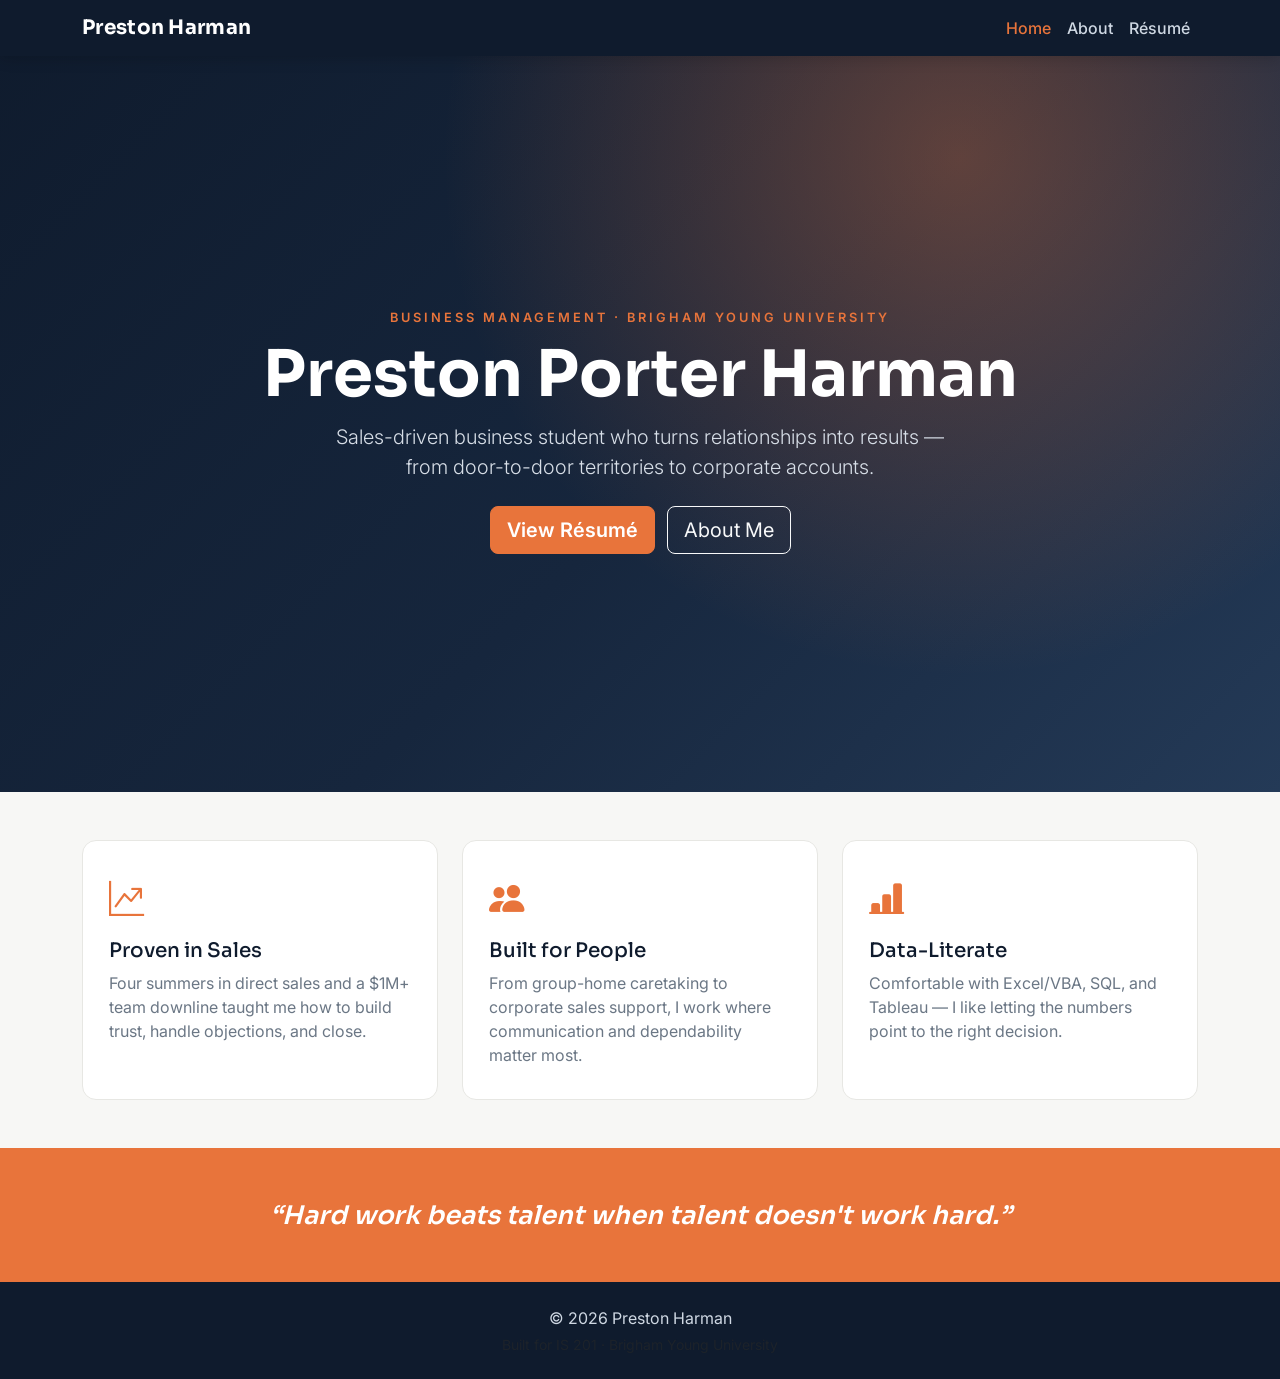
<file: index.html>
<!DOCTYPE html>
<html lang="en">

<head>
  <meta charset="UTF-8">
  <meta name="viewport" content="width=device-width, initial-scale=1.0">
  <title>Preston Harman</title>
  <!-- Bootstrap 5 (CDN) -->
  <link href="https://cdn.jsdelivr.net/npm/bootstrap@5.3.3/dist/css/bootstrap.min.css" rel="stylesheet">
  <!-- Bootstrap Icons -->
  <link rel="stylesheet" href="https://cdn.jsdelivr.net/npm/bootstrap-icons@1.11.3/font/bootstrap-icons.css">
  <!-- Google Fonts -->
  <link rel="preconnect" href="https://fonts.googleapis.com">
  <link href="https://fonts.googleapis.com/css2?family=Sora:wght@400;600;700&family=Inter:wght@400;500;600&display=swap" rel="stylesheet">
  <!-- My custom stylesheet (overrides Bootstrap) -->
  <link rel="stylesheet" href="custom.css">
</head>

<body>

  <!-- Navigation -->
  <nav class="navbar navbar-expand-lg navbar-dark fixed-top">
    <div class="container">
      <a class="navbar-brand fw-bold" href="index.html">Preston Harman</a>
      <button class="navbar-toggler" type="button" data-bs-toggle="collapse" data-bs-target="#nav"
        aria-controls="nav" aria-expanded="false" aria-label="Toggle navigation">
        <span class="navbar-toggler-icon"></span>
      </button>
      <div class="collapse navbar-collapse" id="nav">
        <ul class="navbar-nav ms-auto">
          <li class="nav-item"><a class="nav-link active" href="index.html">Home</a></li>
          <li class="nav-item"><a class="nav-link" href="about.html">About</a></li>
          <li class="nav-item"><a class="nav-link" href="resume.html">Résumé</a></li>
        </ul>
      </div>
    </div>
  </nav>

  <!-- Hero -->
  <header class="hero d-flex align-items-center">
    <div class="container text-center">
      <p class="eyebrow">Business Management &middot; Brigham Young University</p>
      <h1 class="display-3 fw-bold">Preston Porter Harman</h1>
      <p class="lead mx-auto hero-sub">
        Sales-driven business student who turns relationships into results — from door-to-door
        territories to corporate accounts.
      </p>
      <div class="mt-4">
        <a href="resume.html" class="btn btn-accent btn-lg me-2">View Résumé</a>
        <a href="about.html" class="btn btn-outline-light btn-lg">About Me</a>
      </div>
    </div>
  </header>

  <!-- Highlights -->
  <section class="py-5">
    <div class="container">
      <div class="row g-4">
        <div class="col-md-4">
          <div class="feature-card h-100">
            <i class="bi bi-graph-up-arrow feature-icon"></i>
            <h3>Proven in Sales</h3>
            <p>Four summers in direct sales and a $1M+ team downline taught me how to build trust,
              handle objections, and close.</p>
          </div>
        </div>
        <div class="col-md-4">
          <div class="feature-card h-100">
            <i class="bi bi-people-fill feature-icon"></i>
            <h3>Built for People</h3>
            <p>From group-home caretaking to corporate sales support, I work where communication and
              dependability matter most.</p>
          </div>
        </div>
        <div class="col-md-4">
          <div class="feature-card h-100">
            <i class="bi bi-bar-chart-line-fill feature-icon"></i>
            <h3>Data-Literate</h3>
            <p>Comfortable with Excel/VBA, SQL, and Tableau — I like letting the numbers point to the
              right decision.</p>
          </div>
        </div>
      </div>
    </div>
  </section>

  <!-- Quote band -->
  <section class="quote-band text-center">
    <div class="container">
      <blockquote class="mb-0">
        “Hard work beats talent when talent doesn't work hard.”
      </blockquote>
    </div>
  </section>

  <!-- Footer -->
  <footer class="text-center py-4">
    <div class="container">
      <p class="mb-1">&copy; 2026 Preston Harman</p>
      <p class="small mb-0 text-muted">Built for IS 201 &middot; Brigham Young University</p>
    </div>
  </footer>

  <script src="https://cdn.jsdelivr.net/npm/bootstrap@5.3.3/dist/js/bootstrap.bundle.min.js"></script>
</body>

</html>
</file>
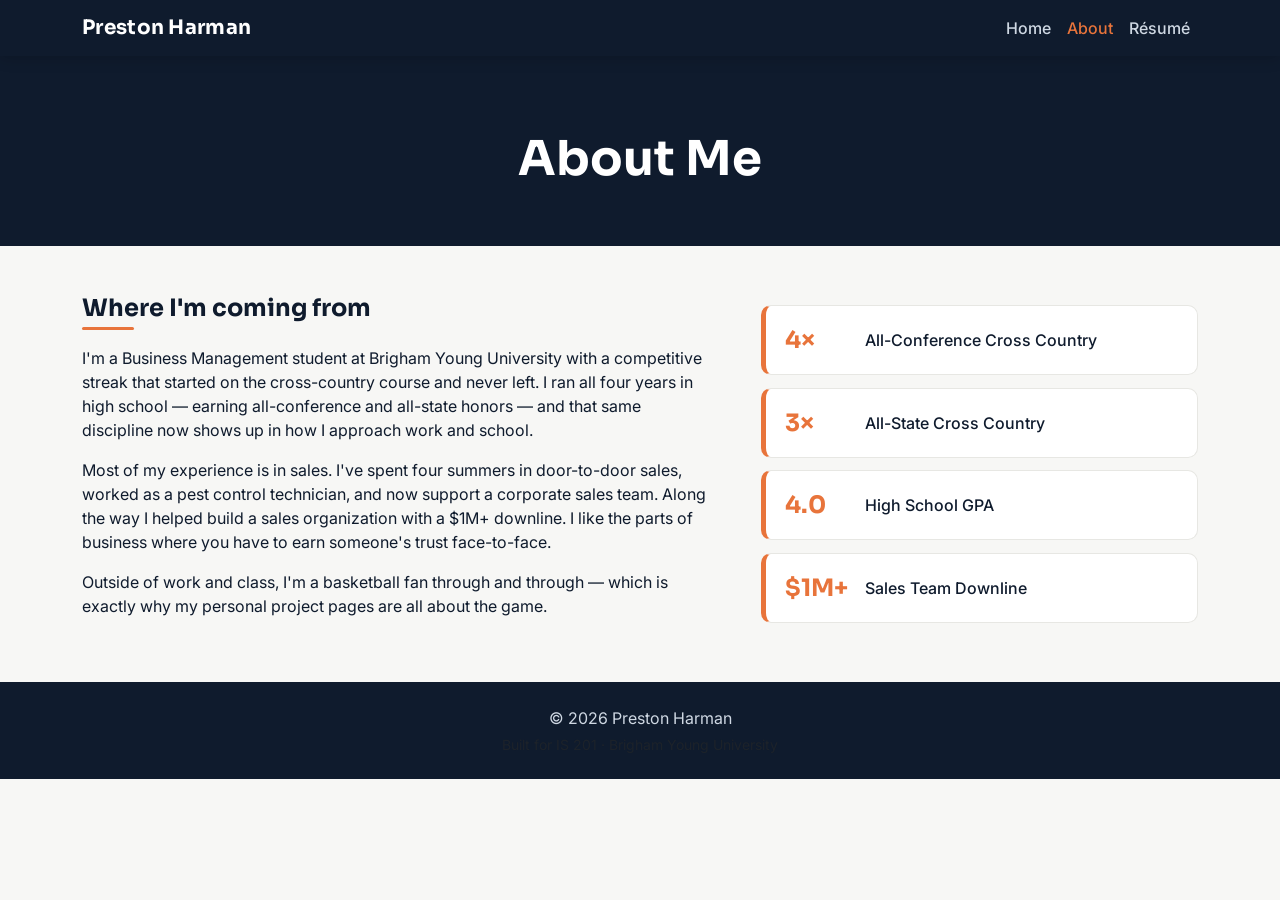
<file: about.html>
<!DOCTYPE html>
<html lang="en">

<head>
  <meta charset="UTF-8">
  <meta name="viewport" content="width=device-width, initial-scale=1.0">
  <title>About | Preston Harman</title>
  <link href="https://cdn.jsdelivr.net/npm/bootstrap@5.3.3/dist/css/bootstrap.min.css" rel="stylesheet">
  <link rel="stylesheet" href="https://cdn.jsdelivr.net/npm/bootstrap-icons@1.11.3/font/bootstrap-icons.css">
  <link rel="preconnect" href="https://fonts.googleapis.com">
  <link href="https://fonts.googleapis.com/css2?family=Sora:wght@400;600;700&family=Inter:wght@400;500;600&display=swap" rel="stylesheet">
  <link rel="stylesheet" href="custom.css">
</head>

<body>

  <nav class="navbar navbar-expand-lg navbar-dark fixed-top">
    <div class="container">
      <a class="navbar-brand fw-bold" href="index.html">Preston Harman</a>
      <button class="navbar-toggler" type="button" data-bs-toggle="collapse" data-bs-target="#nav"
        aria-controls="nav" aria-expanded="false" aria-label="Toggle navigation">
        <span class="navbar-toggler-icon"></span>
      </button>
      <div class="collapse navbar-collapse" id="nav">
        <ul class="navbar-nav ms-auto">
          <li class="nav-item"><a class="nav-link" href="index.html">Home</a></li>
          <li class="nav-item"><a class="nav-link active" href="about.html">About</a></li>
          <li class="nav-item"><a class="nav-link" href="resume.html">Résumé</a></li>
        </ul>
      </div>
    </div>
  </nav>

  <header class="page-head text-center">
    <div class="container">
      <h1 class="display-5 fw-bold">About Me</h1>
    </div>
  </header>

  <section class="py-5">
    <div class="container">
      <div class="row align-items-center g-5">
        <div class="col-lg-7">
          <h2 class="section-title">Where I'm coming from</h2>
          <p>I'm a Business Management student at Brigham Young University with a competitive streak that
            started on the cross-country course and never left. I ran all four years in high school —
            earning all-conference and all-state honors — and that same discipline now shows up in how I
            approach work and school.</p>
          <p>Most of my experience is in sales. I've spent four summers in door-to-door sales, worked as a
            pest control technician, and now support a corporate sales team. Along the way I helped build a
            sales organization with a $1M+ downline. I like the parts of business where you have to earn
            someone's trust face-to-face.</p>
          <p>Outside of work and class, I'm a basketball fan through and through — which is exactly why my
            personal project pages are all about the game.</p>
        </div>
        <div class="col-lg-5">
          <div class="stat-stack">
            <div class="stat-row"><span class="stat-num">4×</span><span>All-Conference Cross Country</span></div>
            <div class="stat-row"><span class="stat-num">3×</span><span>All-State Cross Country</span></div>
            <div class="stat-row"><span class="stat-num">4.0</span><span>High School GPA</span></div>
            <div class="stat-row"><span class="stat-num">$1M+</span><span>Sales Team Downline</span></div>
          </div>
        </div>
      </div>
    </div>
  </section>

  <footer class="text-center py-4">
    <div class="container">
      <p class="mb-1">&copy; 2026 Preston Harman</p>
      <p class="small mb-0 text-muted">Built for IS 201 &middot; Brigham Young University</p>
    </div>
  </footer>

  <script src="https://cdn.jsdelivr.net/npm/bootstrap@5.3.3/dist/js/bootstrap.bundle.min.js"></script>
</body>

</html>
</file>
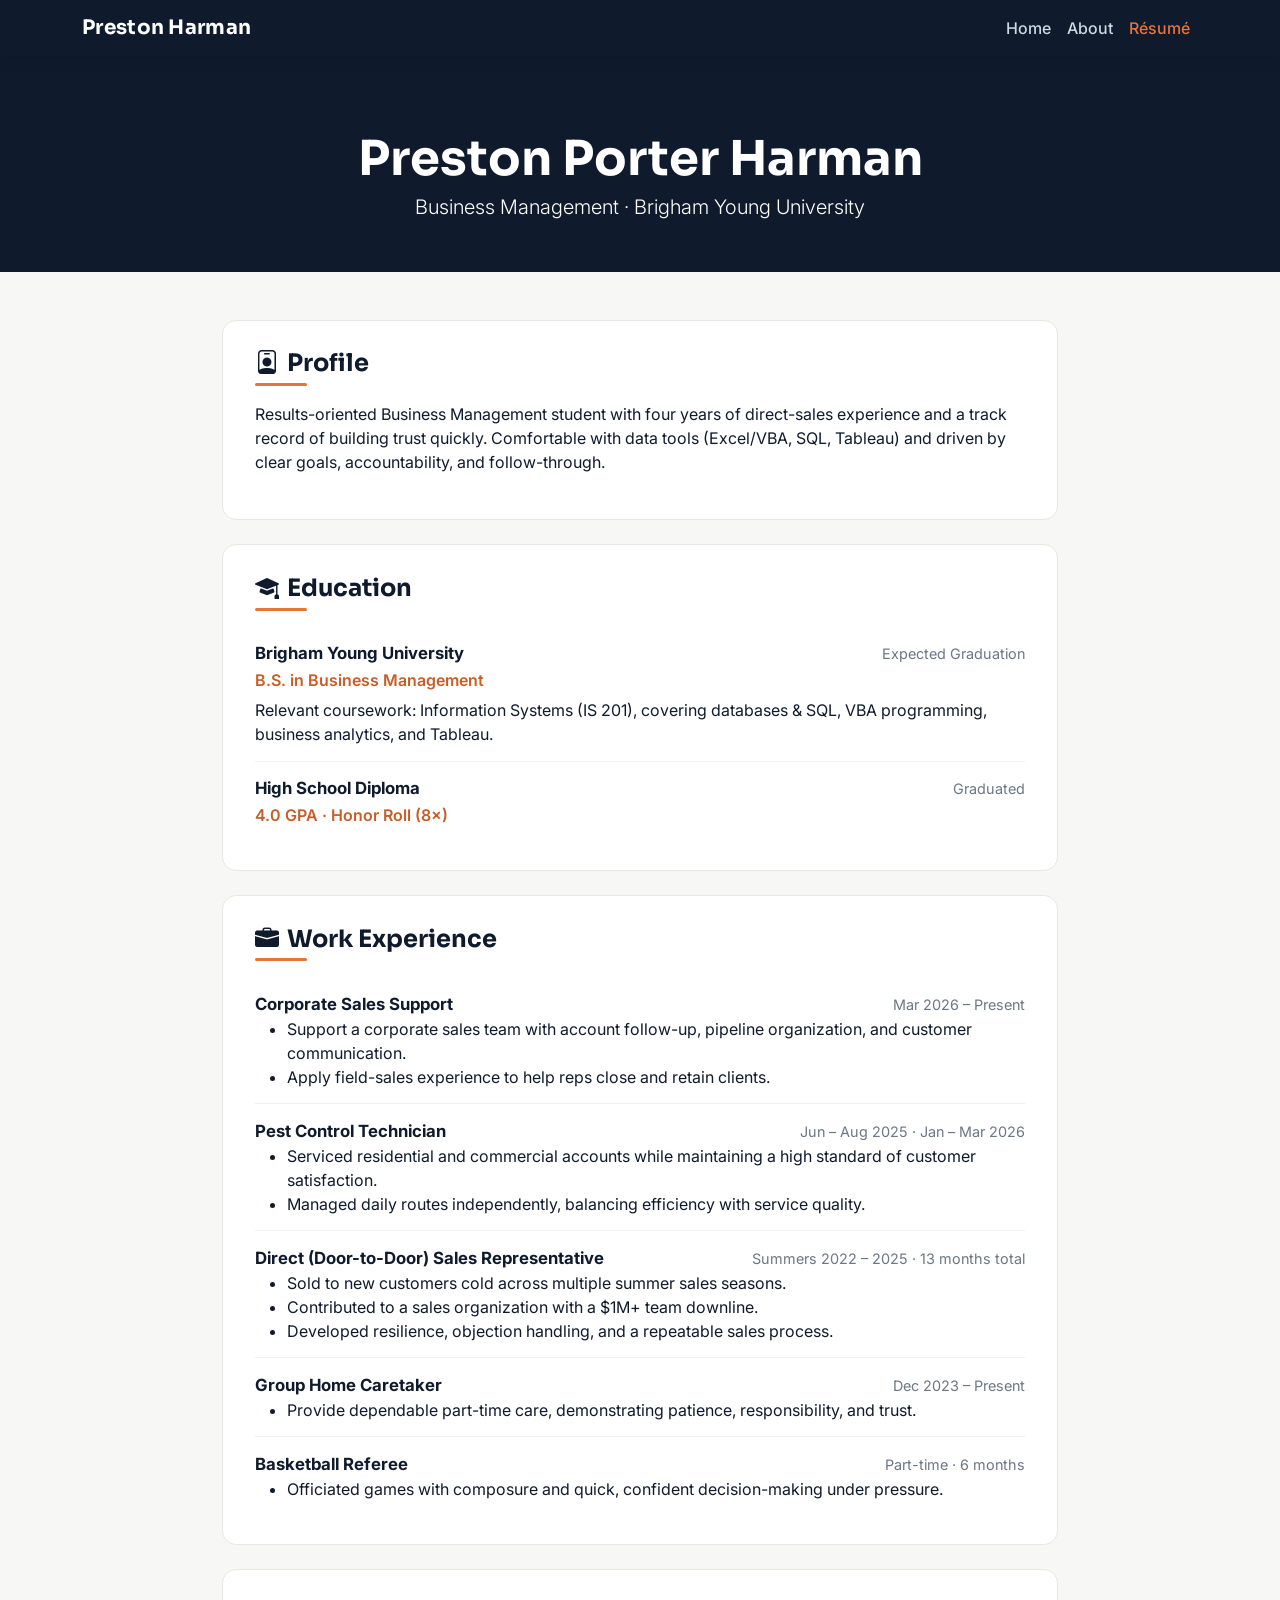
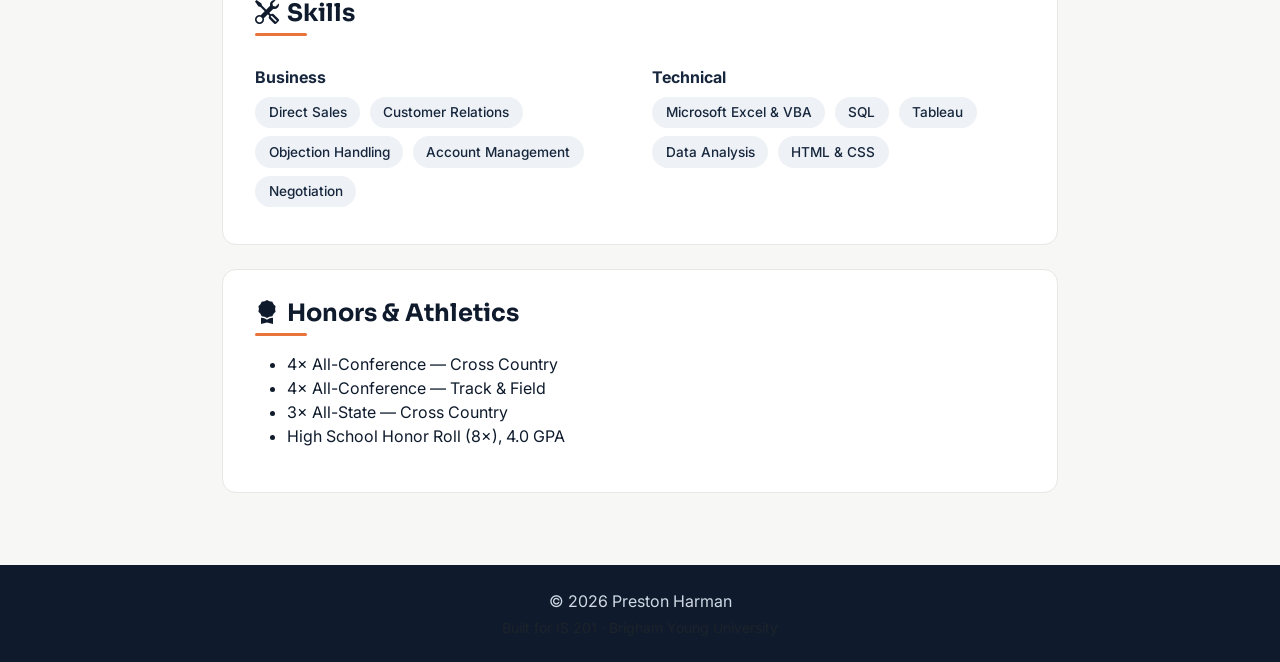
<file: resume.html>
<!DOCTYPE html>
<html lang="en">

<head>
  <meta charset="UTF-8">
  <meta name="viewport" content="width=device-width, initial-scale=1.0">
  <title>Résumé | Preston Harman</title>
  <link href="https://cdn.jsdelivr.net/npm/bootstrap@5.3.3/dist/css/bootstrap.min.css" rel="stylesheet">
  <link rel="stylesheet" href="https://cdn.jsdelivr.net/npm/bootstrap-icons@1.11.3/font/bootstrap-icons.css">
  <link rel="preconnect" href="https://fonts.googleapis.com">
  <link href="https://fonts.googleapis.com/css2?family=Sora:wght@400;600;700&family=Inter:wght@400;500;600&display=swap" rel="stylesheet">
  <link rel="stylesheet" href="custom.css">
</head>

<body>

  <nav class="navbar navbar-expand-lg navbar-dark fixed-top">
    <div class="container">
      <a class="navbar-brand fw-bold" href="index.html">Preston Harman</a>
      <button class="navbar-toggler" type="button" data-bs-toggle="collapse" data-bs-target="#nav"
        aria-controls="nav" aria-expanded="false" aria-label="Toggle navigation">
        <span class="navbar-toggler-icon"></span>
      </button>
      <div class="collapse navbar-collapse" id="nav">
        <ul class="navbar-nav ms-auto">
          <li class="nav-item"><a class="nav-link" href="index.html">Home</a></li>
          <li class="nav-item"><a class="nav-link" href="about.html">About</a></li>
          <li class="nav-item"><a class="nav-link active" href="resume.html">Résumé</a></li>
        </ul>
      </div>
    </div>
  </nav>

  <header class="page-head text-center">
    <div class="container">
      <h1 class="display-5 fw-bold mb-1">Preston Porter Harman</h1>
      <p class="lead mb-0">Business Management &middot; Brigham Young University</p>
    </div>
  </header>

  <section class="py-5">
    <div class="container resume-wrap">

      <!-- Summary -->
      <div class="resume-section">
        <h2 class="section-title"><i class="bi bi-person-badge me-2"></i>Profile</h2>
        <p>Results-oriented Business Management student with four years of direct-sales experience and a
          track record of building trust quickly. Comfortable with data tools (Excel/VBA, SQL, Tableau) and
          driven by clear goals, accountability, and follow-through.</p>
      </div>

      <!-- Education -->
      <div class="resume-section">
        <h2 class="section-title"><i class="bi bi-mortarboard-fill me-2"></i>Education</h2>
        <div class="resume-item">
          <div class="resume-item-head">
            <span class="role">Brigham Young University</span>
            <span class="date">Expected Graduation</span>
          </div>
          <p class="org">B.S. in Business Management</p>
          <p class="mb-0">Relevant coursework: Information Systems (IS 201), covering databases &amp; SQL,
            VBA programming, business analytics, and Tableau.</p>
        </div>
        <div class="resume-item">
          <div class="resume-item-head">
            <span class="role">High School Diploma</span>
            <span class="date">Graduated</span>
          </div>
          <p class="org mb-0">4.0 GPA &middot; Honor Roll (8×)</p>
        </div>
      </div>

      <!-- Experience -->
      <div class="resume-section">
        <h2 class="section-title"><i class="bi bi-briefcase-fill me-2"></i>Work Experience</h2>

        <div class="resume-item">
          <div class="resume-item-head">
            <span class="role">Corporate Sales Support</span>
            <span class="date">Mar 2026 – Present</span>
          </div>
          <ul>
            <li>Support a corporate sales team with account follow-up, pipeline organization, and customer communication.</li>
            <li>Apply field-sales experience to help reps close and retain clients.</li>
          </ul>
        </div>

        <div class="resume-item">
          <div class="resume-item-head">
            <span class="role">Pest Control Technician</span>
            <span class="date">Jun – Aug 2025 &middot; Jan – Mar 2026</span>
          </div>
          <ul>
            <li>Serviced residential and commercial accounts while maintaining a high standard of customer satisfaction.</li>
            <li>Managed daily routes independently, balancing efficiency with service quality.</li>
          </ul>
        </div>

        <div class="resume-item">
          <div class="resume-item-head">
            <span class="role">Direct (Door-to-Door) Sales Representative</span>
            <span class="date">Summers 2022 – 2025 &middot; 13 months total</span>
          </div>
          <ul>
            <li>Sold to new customers cold across multiple summer sales seasons.</li>
            <li>Contributed to a sales organization with a $1M+ team downline.</li>
            <li>Developed resilience, objection handling, and a repeatable sales process.</li>
          </ul>
        </div>

        <div class="resume-item">
          <div class="resume-item-head">
            <span class="role">Group Home Caretaker</span>
            <span class="date">Dec 2023 – Present</span>
          </div>
          <ul>
            <li>Provide dependable part-time care, demonstrating patience, responsibility, and trust.</li>
          </ul>
        </div>

        <div class="resume-item">
          <div class="resume-item-head">
            <span class="role">Basketball Referee</span>
            <span class="date">Part-time &middot; 6 months</span>
          </div>
          <ul>
            <li>Officiated games with composure and quick, confident decision-making under pressure.</li>
          </ul>
        </div>
      </div>

      <!-- Skills -->
      <div class="resume-section">
        <h2 class="section-title"><i class="bi bi-tools me-2"></i>Skills</h2>
        <div class="row">
          <div class="col-md-6">
            <h6 class="skill-head">Business</h6>
            <span class="skill-pill">Direct Sales</span>
            <span class="skill-pill">Customer Relations</span>
            <span class="skill-pill">Objection Handling</span>
            <span class="skill-pill">Account Management</span>
            <span class="skill-pill">Negotiation</span>
          </div>
          <div class="col-md-6">
            <h6 class="skill-head">Technical</h6>
            <span class="skill-pill">Microsoft Excel &amp; VBA</span>
            <span class="skill-pill">SQL</span>
            <span class="skill-pill">Tableau</span>
            <span class="skill-pill">Data Analysis</span>
            <span class="skill-pill">HTML &amp; CSS</span>
          </div>
        </div>
      </div>

      <!-- Honors -->
      <div class="resume-section">
        <h2 class="section-title"><i class="bi bi-award-fill me-2"></i>Honors &amp; Athletics</h2>
        <ul>
          <li>4× All-Conference — Cross Country</li>
          <li>4× All-Conference — Track &amp; Field</li>
          <li>3× All-State — Cross Country</li>
          <li>High School Honor Roll (8×), 4.0 GPA</li>
        </ul>
      </div>

    </div>
  </section>

  <footer class="text-center py-4">
    <div class="container">
      <p class="mb-1">&copy; 2026 Preston Harman</p>
      <p class="small mb-0 text-muted">Built for IS 201 &middot; Brigham Young University</p>
    </div>
  </footer>

  <script src="https://cdn.jsdelivr.net/npm/bootstrap@5.3.3/dist/js/bootstrap.bundle.min.js"></script>
</body>

</html>
</file>
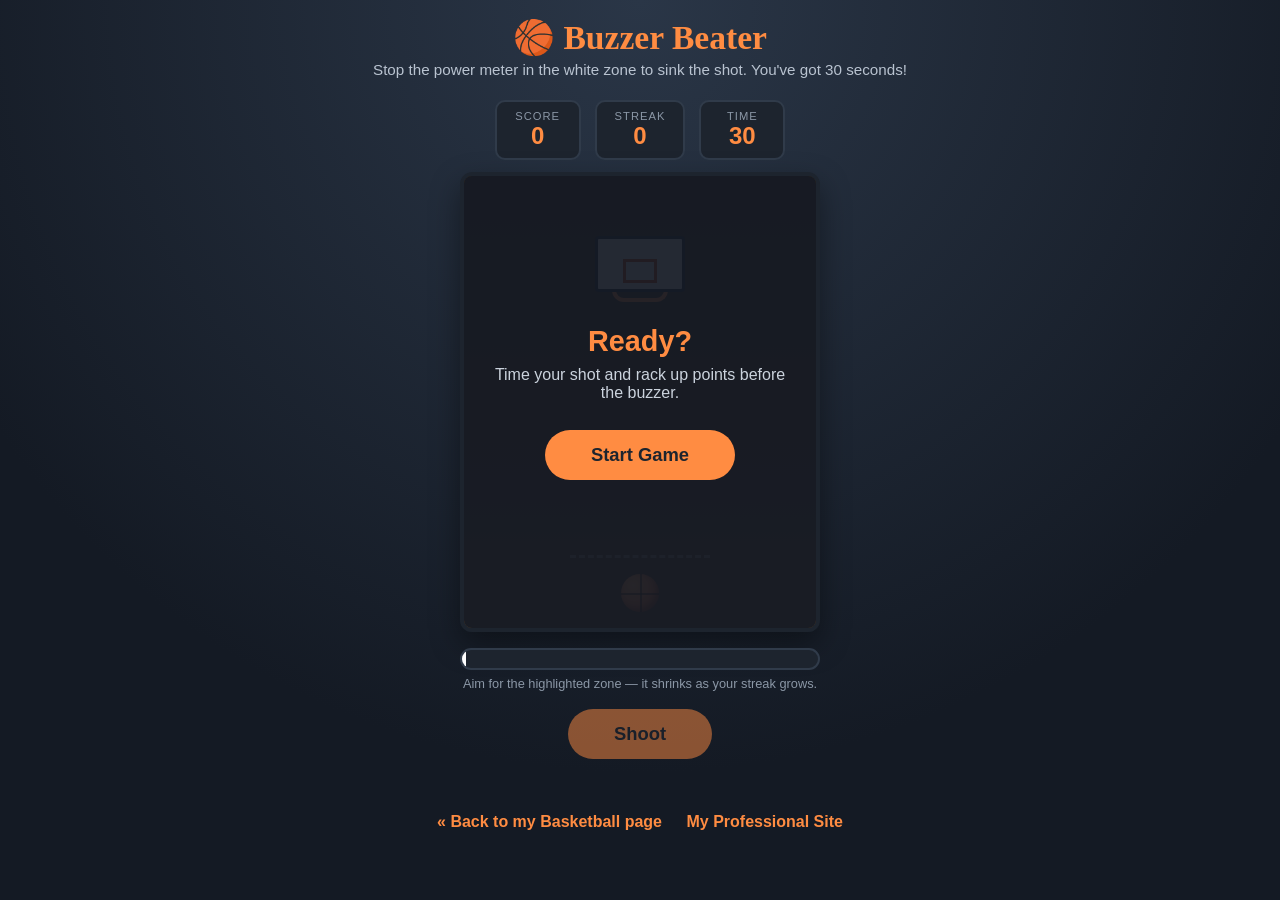
<file: webapp.html>
<!DOCTYPE html>
<html lang="en">

<head>
  <meta charset="UTF-8">
  <meta name="viewport" content="width=device-width, initial-scale=1.0">
  <title>Buzzer Beater — Preston Harman</title>
  <style>
    * { box-sizing: border-box; margin: 0; padding: 0; }
    body {
      font-family: 'Trebuchet MS', 'Segoe UI', sans-serif;
      background: radial-gradient(circle at 50% 0%, #2a3647 0%, #141a24 70%);
      color: #fff;
      min-height: 100vh;
      display: flex;
      flex-direction: column;
      align-items: center;
      padding: 18px;
    }

    header { text-align: center; margin-bottom: 10px; }
    header h1 { font-family: Georgia, serif; color: #ff8c42; font-size: 2.1rem; }
    header p { color: #b9c3d0; font-size: .95rem; margin-top: 4px; }

    .scoreboard {
      display: flex;
      gap: 14px;
      margin: 12px 0;
    }
    .stat {
      background: #1d242e;
      border: 2px solid #303b4a;
      border-radius: 10px;
      padding: 8px 18px;
      text-align: center;
      min-width: 86px;
    }
    .stat .label { font-size: .7rem; letter-spacing: 1px; color: #8b97a6; text-transform: uppercase; }
    .stat .value { font-size: 1.5rem; font-weight: bold; color: #ff8c42; }

    /* Court */
    .court {
      position: relative;
      width: 360px;
      max-width: 92vw;
      height: 460px;
      background: linear-gradient(#3a2a18, #5a3f24);
      border: 4px solid #1d242e;
      border-radius: 12px;
      overflow: hidden;
      box-shadow: 0 12px 30px rgba(0, 0, 0, .4);
    }
    .court::after { /* free-throw line */
      content: "";
      position: absolute;
      bottom: 70px; left: 50%;
      transform: translateX(-50%);
      width: 140px; height: 0;
      border-top: 3px dashed rgba(255, 255, 255, .35);
    }

    /* Backboard + hoop */
    .hoop {
      position: absolute;
      top: 60px;
      left: 50%;
      transform: translateX(-50%);
      transition: left .25s ease;
    }
    .backboard {
      width: 90px; height: 56px;
      background: rgba(255, 255, 255, .9);
      border: 3px solid #1d242e;
      border-radius: 4px;
      margin: 0 auto;
      position: relative;
    }
    .square {
      position: absolute;
      width: 34px; height: 24px;
      border: 3px solid #c1440e;
      left: 50%; bottom: 6px;
      transform: translateX(-50%);
    }
    .rim {
      width: 56px; height: 12px;
      border: 4px solid #ff8c42;
      border-top: none;
      border-radius: 0 0 30px 30px;
      margin: -2px auto 0;
    }

    /* Ball */
    .ball {
      position: absolute;
      bottom: 16px;
      left: 50%;
      transform: translateX(-50%);
      width: 38px; height: 38px;
      border-radius: 50%;
      background: radial-gradient(circle at 32% 30%, #ffb066, #e8743b 60%, #b8501f);
      box-shadow: inset -3px -3px 6px rgba(0, 0, 0, .35);
    }
    .ball::before, .ball::after {
      content: "";
      position: absolute;
      background: rgba(40, 20, 10, .55);
    }
    .ball::before { width: 2px; height: 100%; left: 50%; }
    .ball::after { width: 100%; height: 2px; top: 50%; }

    /* Power meter */
    .meter-wrap {
      width: 360px; max-width: 92vw;
      margin: 16px 0 6px;
    }
    .meter {
      height: 22px;
      background: #1d242e;
      border: 2px solid #303b4a;
      border-radius: 12px;
      overflow: hidden;
      position: relative;
    }
    .meter-fill {
      height: 100%;
      width: 0%;
      background: linear-gradient(90deg, #4caf50, #ffd54f 55%, #ff5252);
    }
    .sweet {
      position: absolute;
      top: 0; height: 100%;
      background: rgba(255, 255, 255, .25);
      border-left: 2px solid #fff;
      border-right: 2px solid #fff;
    }
    .meter-hint { text-align: center; font-size: .8rem; color: #8b97a6; margin-top: 6px; }

    .shoot-btn {
      margin-top: 12px;
      background: #ff8c42;
      color: #1d242e;
      border: none;
      font-weight: bold;
      font-size: 1.15rem;
      padding: 14px 46px;
      border-radius: 30px;
      cursor: pointer;
      transition: transform .12s ease;
    }
    .shoot-btn:hover { transform: scale(1.05); }
    .shoot-btn:disabled { opacity: .5; cursor: default; transform: none; }

    .msg { height: 26px; margin-top: 10px; font-weight: bold; font-size: 1.1rem; }
    .msg.score { color: #6dd47e; }
    .msg.miss { color: #ff7b7b; }

    .links { margin-top: 18px; text-align: center; }
    .links a {
      color: #ff8c42;
      text-decoration: none;
      font-weight: 600;
      margin: 0 10px;
    }
    .links a:hover { text-decoration: underline; }

    .overlay {
      position: absolute;
      inset: 0;
      background: rgba(20, 26, 36, .92);
      display: flex;
      flex-direction: column;
      align-items: center;
      justify-content: center;
      text-align: center;
      padding: 20px;
      z-index: 5;
    }
    .overlay h2 { color: #ff8c42; font-size: 1.8rem; margin-bottom: 8px; }
    .overlay p { color: #cbd3dd; margin-bottom: 16px; }
    .hidden { display: none; }
  </style>
</head>

<body>
  <header>
    <h1>🏀 Buzzer Beater</h1>
    <p>Stop the power meter in the white zone to sink the shot. You've got 30 seconds!</p>
  </header>

  <div class="scoreboard">
    <div class="stat"><div class="label">Score</div><div class="value" id="score">0</div></div>
    <div class="stat"><div class="label">Streak</div><div class="value" id="streak">0</div></div>
    <div class="stat"><div class="label">Time</div><div class="value" id="time">30</div></div>
  </div>

  <div class="court" id="court">
    <div class="hoop" id="hoop">
      <div class="backboard"><div class="square"></div></div>
      <div class="rim"></div>
    </div>
    <div class="ball" id="ball"></div>

    <!-- Start / Game-over overlay -->
    <div class="overlay" id="overlay">
      <h2 id="ovTitle">Ready?</h2>
      <p id="ovText">Time your shot and rack up points before the buzzer.</p>
      <button class="shoot-btn" id="startBtn">Start Game</button>
    </div>
  </div>

  <div class="meter-wrap">
    <div class="meter">
      <div class="meter-fill" id="meterFill"></div>
      <div class="sweet" id="sweet"></div>
    </div>
    <div class="meter-hint">Aim for the highlighted zone — it shrinks as your streak grows.</div>
  </div>

  <button class="shoot-btn" id="shootBtn" disabled>Shoot</button>
  <div class="msg" id="msg"></div>

  <div class="links">
    <a href="scratch.html">&laquo; Back to my Basketball page</a>
    <a href="index.html">My Professional Site</a>
  </div>

  <script>
    const ball = document.getElementById('ball');
    const hoop = document.getElementById('hoop');
    const meterFill = document.getElementById('meterFill');
    const sweet = document.getElementById('sweet');
    const shootBtn = document.getElementById('shootBtn');
    const startBtn = document.getElementById('startBtn');
    const overlay = document.getElementById('overlay');
    const msg = document.getElementById('msg');
    const scoreEl = document.getElementById('score');
    const streakEl = document.getElementById('streak');
    const timeEl = document.getElementById('time');
    const ovTitle = document.getElementById('ovTitle');
    const ovText = document.getElementById('ovText');

    let score = 0, streak = 0, timeLeft = 30;
    let power = 0, dir = 1, meterRAF, gameTimer, running = false, animating = false;

    // Sweet-spot zone (center + width). Width shrinks with streak.
    function zone() {
      const width = Math.max(14, 30 - streak * 2);   // %
      const center = 60;                              // % (good shots are a bit high)
      return { start: center - width / 2, width };
    }
    function drawZone() {
      const z = zone();
      sweet.style.left = z.start + '%';
      sweet.style.width = z.width + '%';
    }

    function runMeter() {
      power += dir * 2.2;
      if (power >= 100) { power = 100; dir = -1; }
      if (power <= 0) { power = 0; dir = 1; }
      meterFill.style.width = power + '%';
      meterRAF = requestAnimationFrame(runMeter);
    }

    function startGame() {
      score = 0; streak = 0; timeLeft = 30;
      scoreEl.textContent = 0; streakEl.textContent = 0; timeEl.textContent = 30;
      overlay.classList.add('hidden');
      running = true;
      shootBtn.disabled = false;
      msg.textContent = '';
      drawZone();
      runMeter();
      gameTimer = setInterval(() => {
        timeLeft--;
        timeEl.textContent = timeLeft;
        if (timeLeft <= 0) endGame();
      }, 1000);
    }

    function endGame() {
      running = false;
      clearInterval(gameTimer);
      cancelAnimationFrame(meterRAF);
      shootBtn.disabled = true;
      ovTitle.textContent = 'Final Score: ' + score;
      ovText.textContent = score >= 60 ? 'Sharpshooter! 🔥'
        : score >= 30 ? 'Solid game — run it back?' : 'Keep practicing — try again!';
      startBtn.textContent = 'Play Again';
      overlay.classList.remove('hidden');
    }

    function shoot() {
      if (!running || animating) return;
      animating = true;
      shootBtn.disabled = true;
      const z = zone();
      const made = power >= z.start && power <= z.start + z.width;

      // animate the ball arc up to the rim
      const hoopLeft = hoop.style.left || '50%';
      ball.style.transition = 'bottom .45s ease-out, left .45s ease-out, transform .45s ease-out';
      ball.style.bottom = '330px';
      ball.style.left = hoopLeft && hoopLeft !== '50%' ? hoopLeft : '50%';
      ball.style.transform = 'translateX(-50%) scale(.75)';

      setTimeout(() => {
        if (made) {
          score += 2 + Math.min(streak, 5);   // streak bonus
          streak++;
          msg.textContent = streak > 1 ? '🔥 SWISH! +' + (2 + Math.min(streak - 1, 5)) + ' (streak ' + streak + ')' : '🏀 SWISH! +2';
          msg.className = 'msg score';
          // fall through the net
          ball.style.transition = 'bottom .3s ease-in';
          ball.style.bottom = '300px';
        } else {
          streak = 0;
          msg.textContent = power < z.start ? 'Short! ❌' : 'Too strong! ❌';
          msg.className = 'msg miss';
          // bounce off
          ball.style.transition = 'bottom .35s ease-in, left .35s ease-in';
          ball.style.bottom = '120px';
          ball.style.left = (Math.random() > .5 ? '30%' : '70%');
        }
        scoreEl.textContent = score;
        streakEl.textContent = streak;
        drawZone();
        if (made) moveHoop();

        // reset ball
        setTimeout(() => {
          ball.style.transition = 'none';
          ball.style.bottom = '16px';
          ball.style.left = '50%';
          ball.style.transform = 'translateX(-50%) scale(1)';
          animating = false;
          if (running) shootBtn.disabled = false;
        }, 450);
      }, 450);
    }

    // After a make, move the hoop to add difficulty
    function moveHoop() {
      const positions = ['30%', '50%', '70%'];
      hoop.style.left = positions[Math.floor(Math.random() * positions.length)];
    }

    shootBtn.addEventListener('click', shoot);
    startBtn.addEventListener('click', startGame);
    // Spacebar to shoot
    document.addEventListener('keydown', e => {
      if (e.code === 'Space') { e.preventDefault(); if (running) shoot(); }
    });
  </script>
</body>

</html>
</file>
<file: custom.css>
/* ============================================================
   custom.css  —  Custom styles that override the Bootstrap theme
   (Do not edit Bootstrap directly; these rules layer on top.)
   ============================================================ */

:root {
  --ink: #0f1b2d;       /* deep navy */
  --ink-2: #16263d;
  --accent: #e8743b;    /* warm basketball orange */
  --accent-dark: #c95d28;
  --paper: #f7f7f5;
  --muted: #6b7785;
}

body {
  font-family: 'Inter', -apple-system, BlinkMacSystemFont, sans-serif;
  color: var(--ink);
  background: var(--paper);
}

h1, h2, h3, .navbar-brand, .display-3, .display-5 {
  font-family: 'Sora', 'Inter', sans-serif;
}

/* ---- Navbar ---- */
.navbar {
  background: var(--ink);
  box-shadow: 0 2px 14px rgba(0, 0, 0, .18);
}
.navbar-brand { letter-spacing: .3px; }
.navbar-dark .navbar-nav .nav-link { color: #cfd8e3; font-weight: 500; }
.navbar-dark .navbar-nav .nav-link:hover,
.navbar-dark .navbar-nav .nav-link.active { color: var(--accent); }

/* ---- Hero ---- */
.hero {
  min-height: 88vh;
  padding-top: 70px;
  color: #fff;
  background:
    radial-gradient(circle at 75% 20%, rgba(232, 116, 59, .35), transparent 45%),
    linear-gradient(135deg, #0f1b2d 0%, #16263d 55%, #243a57 100%);
}
.eyebrow {
  text-transform: uppercase;
  letter-spacing: 3px;
  font-size: .8rem;
  font-weight: 600;
  color: var(--accent);
  margin-bottom: .6rem;
}
.hero-sub { max-width: 640px; color: #d7dee7; }

/* ---- Buttons ---- */
.btn-accent {
  background: var(--accent);
  border-color: var(--accent);
  color: #fff;
  font-weight: 600;
}
.btn-accent:hover { background: var(--accent-dark); border-color: var(--accent-dark); color: #fff; }

/* ---- Page heading band ---- */
.page-head {
  background: var(--ink);
  color: #fff;
  padding: 130px 0 50px;
}

/* ---- Feature cards ---- */
.feature-card {
  background: #fff;
  border: 1px solid #e7e7e3;
  border-radius: 14px;
  padding: 2rem 1.6rem;
  transition: transform .2s ease, box-shadow .2s ease;
}
.feature-card:hover {
  transform: translateY(-5px);
  box-shadow: 0 14px 30px rgba(15, 27, 45, .12);
}
.feature-icon {
  font-size: 2.2rem;
  color: var(--accent);
  margin-bottom: .8rem;
  display: block;
}
.feature-card h3 { font-size: 1.25rem; margin-bottom: .5rem; }
.feature-card p { color: var(--muted); margin-bottom: 0; }

/* ---- Quote band ---- */
.quote-band {
  background: var(--accent);
  color: #fff;
  padding: 3rem 0;
}
.quote-band blockquote {
  font-family: 'Sora', sans-serif;
  font-size: 1.6rem;
  font-weight: 600;
  font-style: italic;
}

/* ---- Section titles ---- */
.section-title {
  font-size: 1.5rem;
  font-weight: 700;
  margin-bottom: 1rem;
  position: relative;
  padding-bottom: .5rem;
}
.section-title::after {
  content: "";
  position: absolute;
  left: 0; bottom: 0;
  width: 52px; height: 3px;
  background: var(--accent);
  border-radius: 2px;
}

/* ---- About stats ---- */
.stat-stack { display: grid; gap: .8rem; }
.stat-row {
  display: flex; align-items: center; gap: 1rem;
  background: #fff;
  border: 1px solid #e7e7e3;
  border-left: 5px solid var(--accent);
  border-radius: 10px;
  padding: 1rem 1.2rem;
  font-weight: 500;
}
.stat-num {
  font-family: 'Sora', sans-serif;
  font-size: 1.5rem;
  font-weight: 700;
  color: var(--accent);
  min-width: 64px;
}

/* ---- Résumé ---- */
.resume-wrap { max-width: 860px; margin: 0 auto; }
.resume-section {
  background: #fff;
  border: 1px solid #e7e7e3;
  border-radius: 14px;
  padding: 1.8rem 2rem;
  margin-bottom: 1.5rem;
}
.resume-item { padding: .9rem 0; border-top: 1px solid #f0f0ec; }
.resume-item:first-of-type { border-top: none; }
.resume-item-head {
  display: flex; justify-content: space-between; flex-wrap: wrap; align-items: baseline;
}
.resume-item .role { font-weight: 700; font-size: 1.05rem; }
.resume-item .date { color: var(--muted); font-size: .9rem; }
.resume-item .org { color: var(--accent-dark); font-weight: 600; margin: .1rem 0 .4rem; }
.resume-item ul { margin-bottom: 0; }
.skill-head { font-weight: 700; margin: 1rem 0 .6rem; color: var(--ink-2); }
.skill-pill {
  display: inline-block;
  background: #eef1f5;
  color: var(--ink-2);
  border-radius: 20px;
  padding: .35rem .85rem;
  margin: 0 .35rem .5rem 0;
  font-size: .85rem;
  font-weight: 500;
}

/* ---- Footer ---- */
footer { background: var(--ink); color: #cfd8e3; }
</file>
